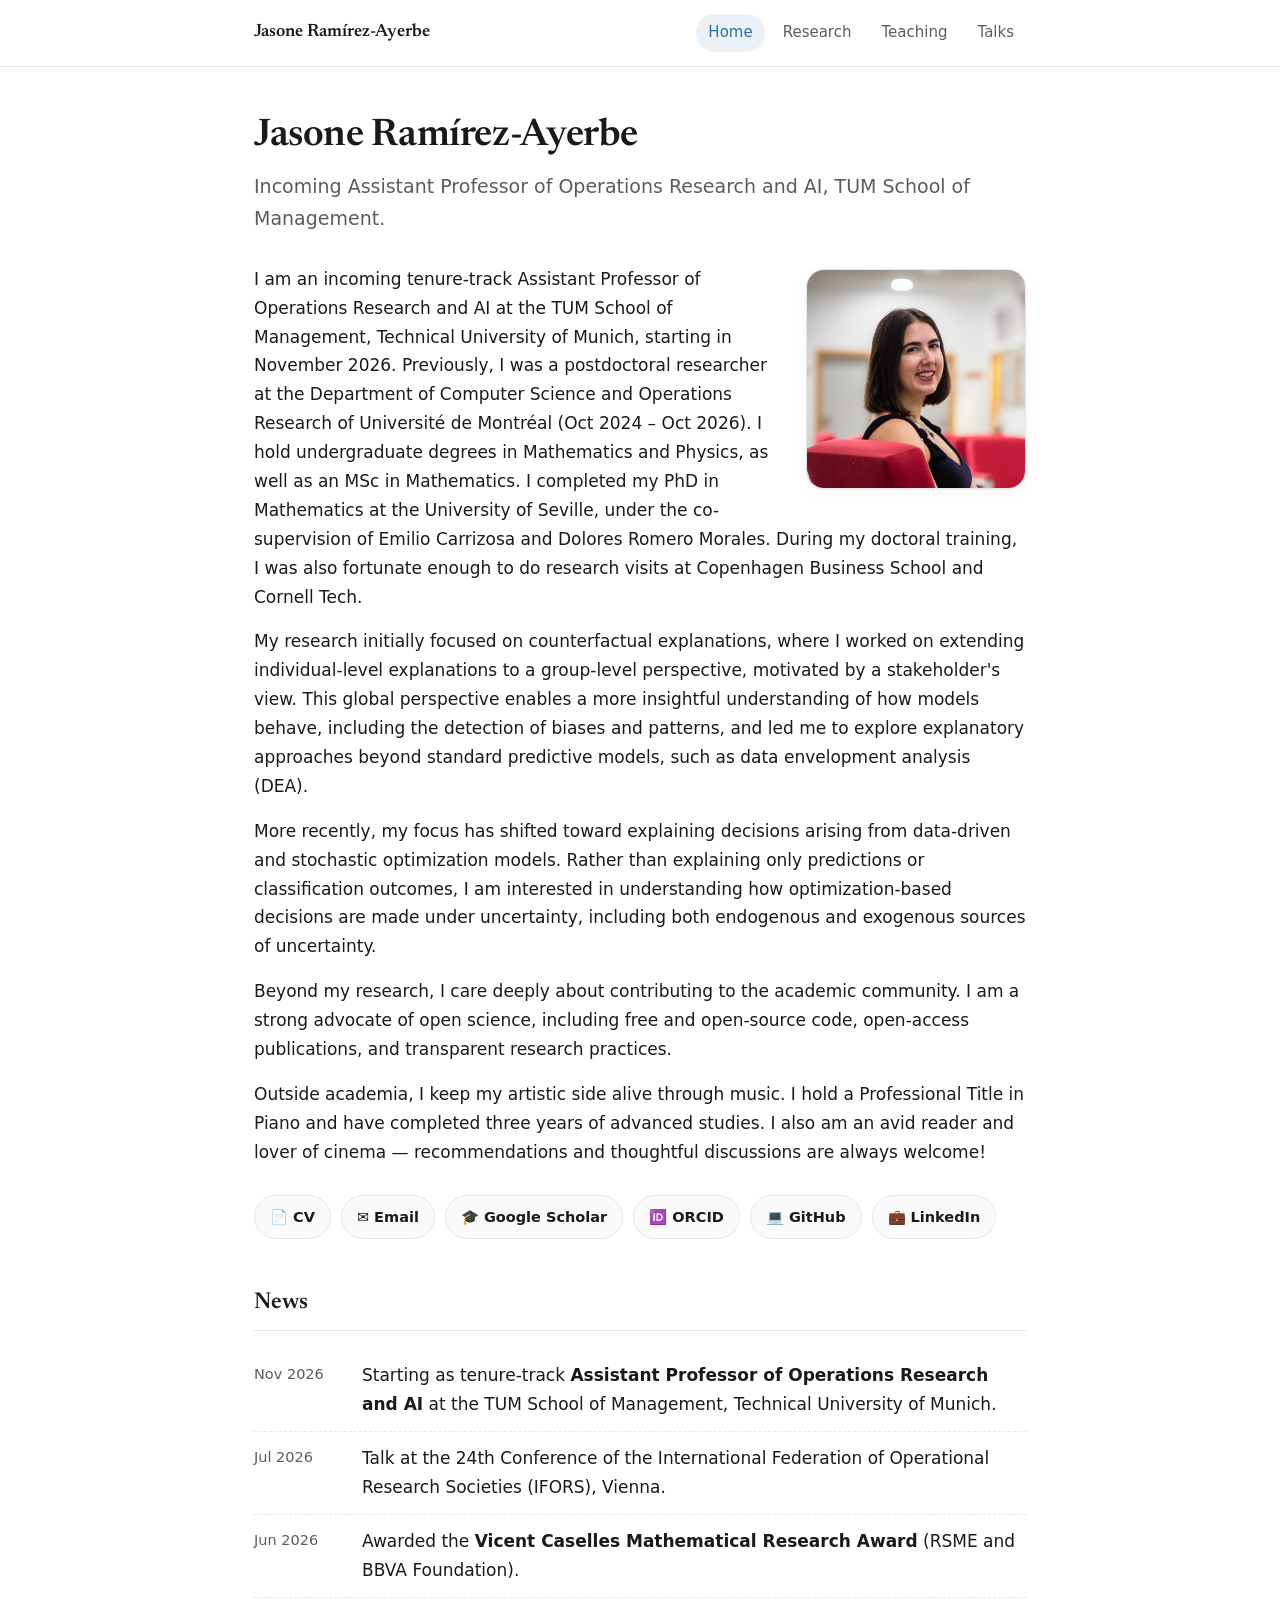
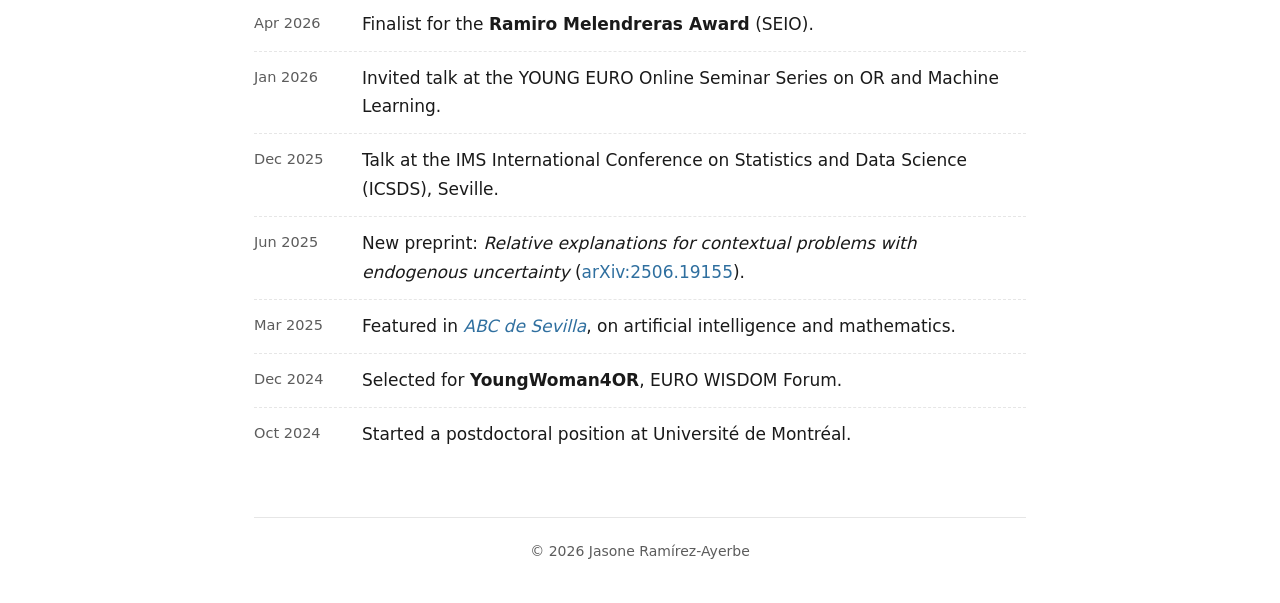
<file: index.html>
<!DOCTYPE html>
<html lang="en">
<head>
  <meta charset="UTF-8">
  <meta name="viewport" content="width=device-width, initial-scale=1">
  <title>Jasone Ramírez-Ayerbe</title>

  <meta name="description" content="Jasone Ramírez-Ayerbe — incoming Assistant Professor of Operations Research and AI at the TUM School of Management, Technical University of Munich. Mathematical optimization, explainability and data-driven decision making.">
  <meta name="author" content="Jasone Ramírez-Ayerbe">

  <!-- Open Graph / social sharing -->
  <meta property="og:type" content="website">
  <meta property="og:title" content="Jasone Ramírez-Ayerbe">
  <meta property="og:description" content="Incoming Assistant Professor of Operations Research and AI, TUM School of Management.">
  <meta property="og:url" content="https://jasoneramirez.github.io/">
  <meta property="og:image" content="https://jasoneramirez.github.io/jasone2.jpeg">
  <meta name="twitter:card" content="summary">

  <link rel="canonical" href="https://jasoneramirez.github.io/">
  <!-- Emoji favicon (no extra file needed) -->
  <link rel="icon" href="data:image/svg+xml,<svg xmlns='http://www.w3.org/2000/svg' viewBox='0 0 100 100'><text y='.9em' font-size='90'>📐</text></svg>">

  <link rel="preconnect" href="https://fonts.googleapis.com">
  <link rel="preconnect" href="https://fonts.gstatic.com" crossorigin>
  <link href="https://fonts.googleapis.com/css2?family=Newsreader:opsz,wght@6..72,400;6..72,500;6..72,600&display=swap" rel="stylesheet">

  <link rel="stylesheet" href="style.css">
</head>

<body>
  <header class="topbar">
    <div class="topbar-inner">
      <a class="brand" href="index.html">Jasone Ramírez-Ayerbe</a>
      <nav class="menu">
        <a class="active" href="index.html">Home</a>
        <a href="research.html">Research</a>
        <a href="teaching.html">Teaching</a>
        <a href="talks.html">Talks</a>
      </nav>
    </div>
  </header>

  <main class="container">
    <div class="page-title">
      <h1>Jasone Ramírez-Ayerbe</h1>
      <p class="subtitle">Incoming Assistant Professor of Operations Research and AI, TUM School of Management.</p>
    </div>

    <section class="bio">
      <img src="jasone2.jpeg"
           alt="Photo of Jasone Ramírez-Ayerbe"
           class="profile-photo">

      <p>
        I am an incoming tenure-track Assistant Professor of Operations Research and AI at the TUM School of Management,
        Technical University of Munich, starting in November 2026. Previously, I was a postdoctoral researcher at the
        Department of Computer Science and Operations Research of Université de Montréal (Oct 2024 – Oct 2026).
        I hold undergraduate degrees in Mathematics and Physics, as well as an MSc in Mathematics. I completed my PhD in
        Mathematics at the University of Seville, under the co-supervision of Emilio Carrizosa and Dolores Romero Morales.
        During my doctoral training, I was also fortunate enough to do research visits at Copenhagen Business School and Cornell Tech.
      </p>

      <p>
        My research initially focused on counterfactual explanations, where I worked on extending individual-level explanations
        to a group-level perspective, motivated by a stakeholder's view. This global perspective enables a more insightful understanding
        of how models behave, including the detection of biases and patterns, and led me to explore explanatory approaches beyond standard predictive models,
        such as data envelopment analysis (DEA).
      </p>

      <p>
        More recently, my focus has shifted toward explaining decisions arising from data-driven and stochastic optimization models.
        Rather than explaining only predictions or classification outcomes, I am interested in understanding how optimization-based decisions
        are made under uncertainty, including both endogenous and exogenous sources of uncertainty.
      </p>

      <p>
        Beyond my research, I care deeply about contributing to the academic community.
        I am a strong advocate of open science, including free and open-source code, open-access publications,
        and transparent research practices.
      </p>

      <p>
        Outside academia, I keep my artistic side alive through music. I hold a Professional
        Title in Piano and have completed three years of advanced studies. I also am an avid
        reader and lover of cinema — recommendations and thoughtful discussions are always welcome!
      </p>

      <div class="contact">
        <a href="CV_Jasone_2026.pdf">📄 CV</a>
        <a href="mailto:jasone.ramirez.ayerbe@tum.de">✉️ Email</a>
        <a href="https://scholar.google.com/citations?user=JxucJSQAAAAJ" target="_blank" rel="noopener">🎓 Google Scholar</a>
        <a href="https://orcid.org/0000-0002-7715-3756" target="_blank" rel="noopener">🆔 ORCID</a>
        <a href="https://github.com/jasoneramirez" target="_blank" rel="noopener">💻 GitHub</a>
        <a href="https://www.linkedin.com/in/jasone-ram%C3%ADrez-ayerbe/" target="_blank" rel="noopener">💼 LinkedIn</a>
      </div>
    </section>

    <section>
      <h2>News</h2>
      <ul class="news-list">
        <li>
          <span class="news-date">Nov 2026</span>
          <span>Starting as tenure-track <strong>Assistant Professor of Operations Research and AI</strong> at the TUM School of Management, Technical University of Munich.</span>
        </li>
        <li>
          <span class="news-date">Jul 2026</span>
          <span>Talk at the 24th Conference of the International Federation of Operational Research Societies (IFORS), Vienna.</span>
        </li>
        <li>
          <span class="news-date">Jun 2026</span>
          <span>Awarded the <strong>Vicent Caselles Mathematical Research Award</strong> (RSME and BBVA Foundation).</span>
        </li>
        <li>
          <span class="news-date">Apr 2026</span>
          <span>Finalist for the <strong>Ramiro Melendreras Award</strong> (SEIO).</span>
        </li>
        <li>
          <span class="news-date">Jan 2026</span>
          <span>Invited talk at the YOUNG EURO Online Seminar Series on OR and Machine Learning.</span>
        </li>
        <li>
          <span class="news-date">Dec 2025</span>
          <span>Talk at the IMS International Conference on Statistics and Data Science (ICSDS), Seville.</span>
        </li>
        <li>
          <span class="news-date">Jun 2025</span>
          <span>New preprint: <em>Relative explanations for contextual problems with endogenous uncertainty</em>
            (<a href="https://arxiv.org/abs/2506.19155" target="_blank" rel="noopener">arXiv:2506.19155</a>).</span>
        </li>
        <li>
          <span class="news-date">Mar 2025</span>
          <span>Featured in <a href="https://www.abc.es/sevilla/ciudad/jasone-ia-20250330142441-nts.html" target="_blank" rel="noopener"><em>ABC de Sevilla</em></a>, on artificial intelligence and mathematics.</span>
        </li>
        <li>
          <span class="news-date">Dec 2024</span>
          <span>Selected for <strong>YoungWoman4OR</strong>, EURO WISDOM Forum.</span>
        </li>
        <li>
          <span class="news-date">Oct 2024</span>
          <span>Started a postdoctoral position at Université de Montréal.</span>
        </li>
      </ul>
    </section>

    <footer class="footer">
      © <span id="y"></span> Jasone Ramírez-Ayerbe
    </footer>
  </main>

  <script>
    document.getElementById("y").textContent = new Date().getFullYear();
  </script>
</body>
</html>
</file>
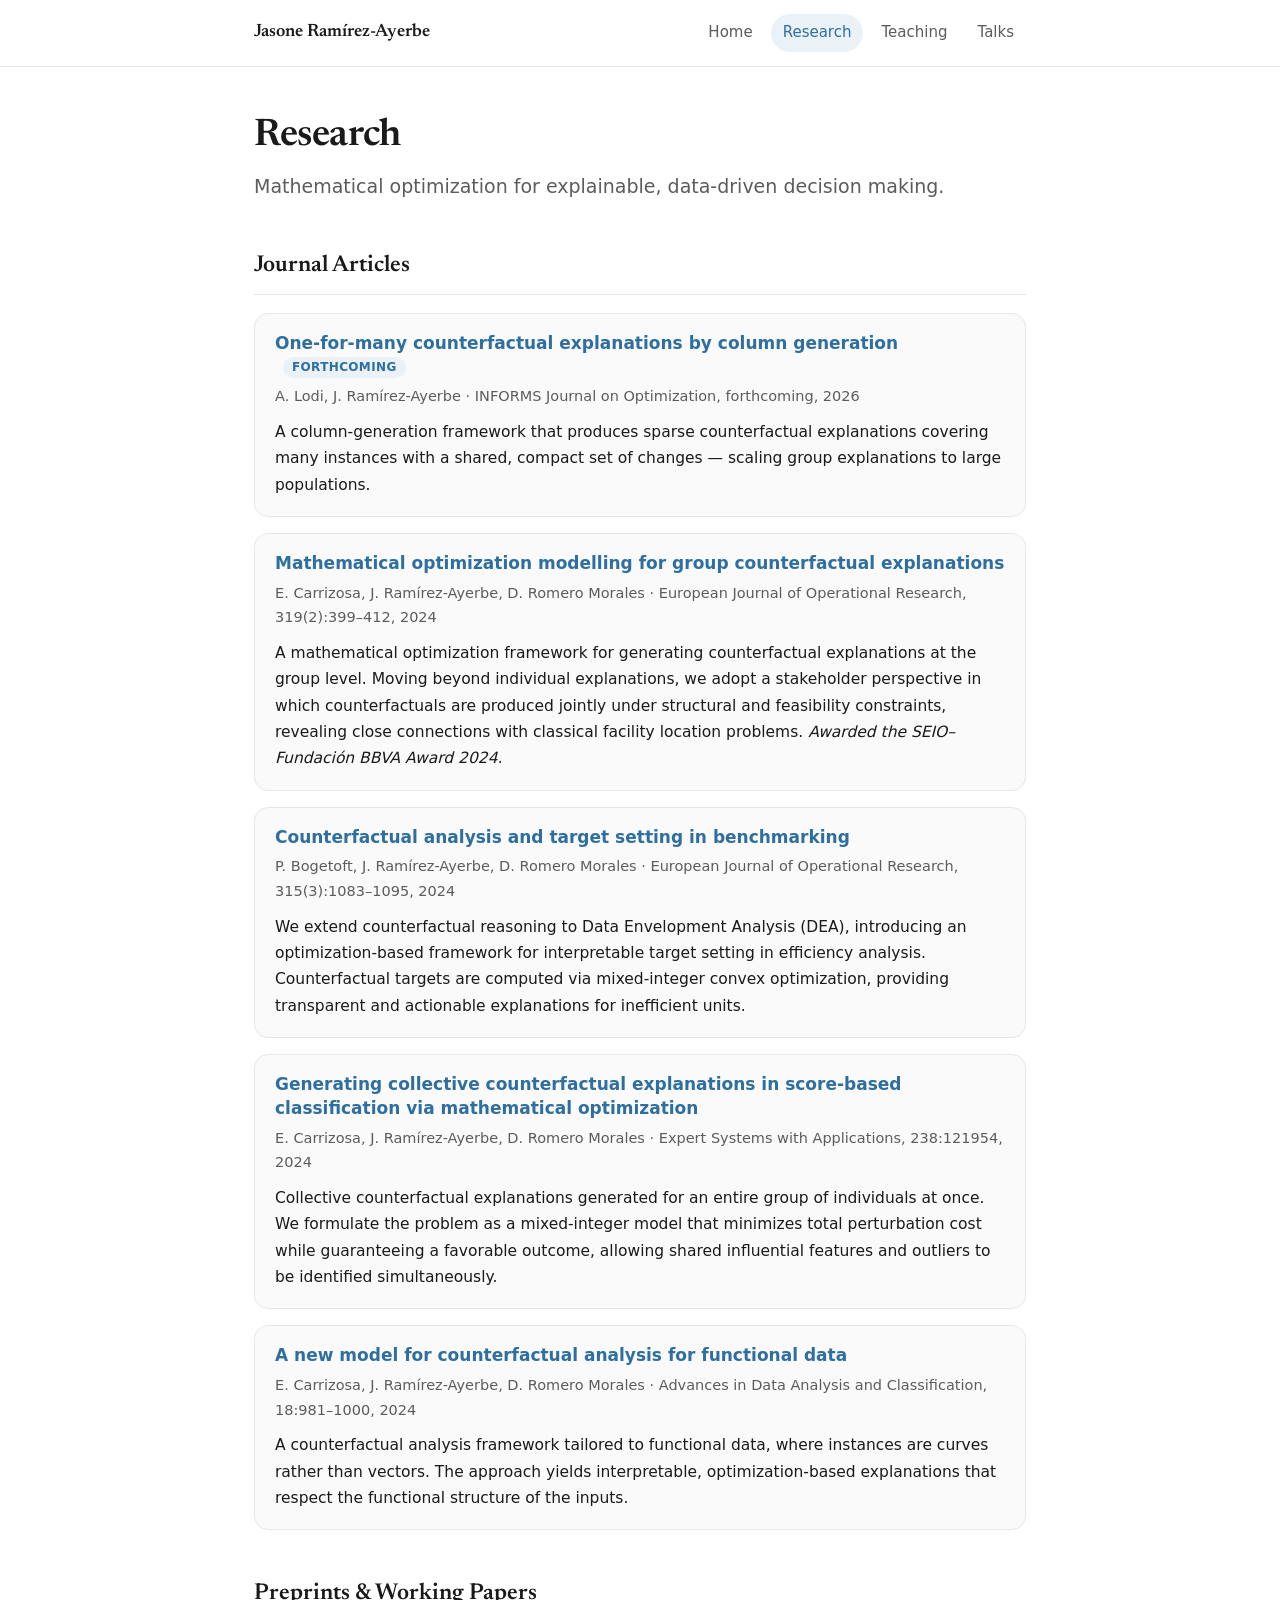
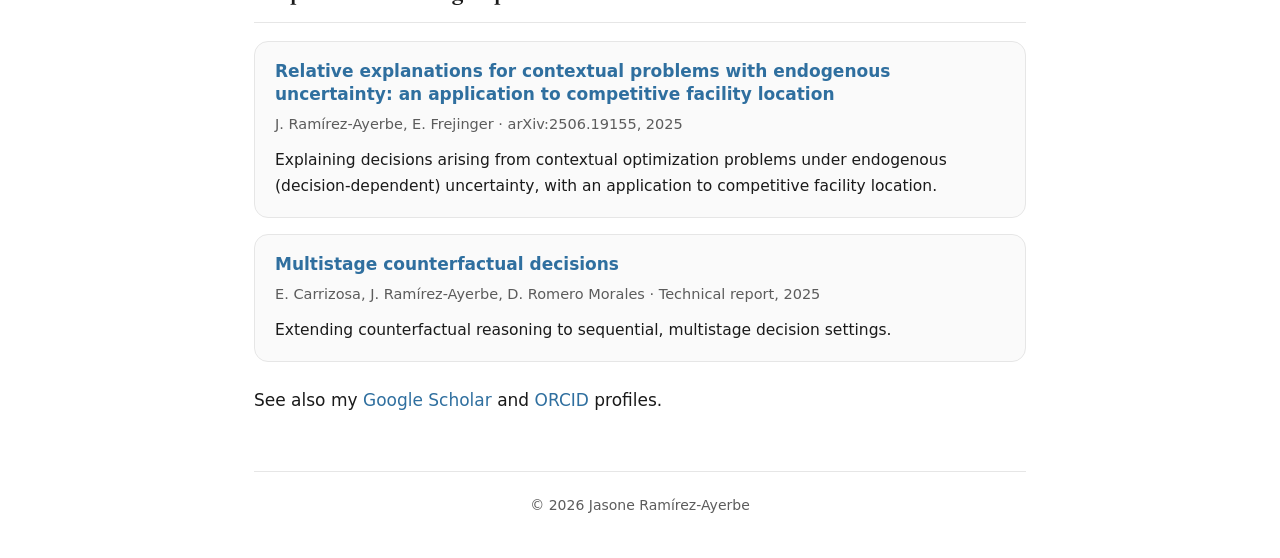
<file: research.html>
<!DOCTYPE html>
<html lang="en">
<head>
  <meta charset="UTF-8">
  <meta name="viewport" content="width=device-width, initial-scale=1">
  <title>Research · Jasone Ramírez-Ayerbe</title>
  <meta name="description" content="Publications and preprints by Jasone Ramírez-Ayerbe on mathematical optimization, counterfactual explanations and explainable data-driven decision making.">
  <link rel="canonical" href="https://jasoneramirez.github.io/research.html">
  <link rel="icon" href="data:image/svg+xml,<svg xmlns='http://www.w3.org/2000/svg' viewBox='0 0 100 100'><text y='.9em' font-size='90'>📐</text></svg>">
  <link rel="preconnect" href="https://fonts.googleapis.com">
  <link rel="preconnect" href="https://fonts.gstatic.com" crossorigin>
  <link href="https://fonts.googleapis.com/css2?family=Newsreader:opsz,wght@6..72,400;6..72,500;6..72,600&display=swap" rel="stylesheet">
  <link rel="stylesheet" href="style.css">
</head>

<body>
  <header class="topbar">
    <div class="topbar-inner">
      <a class="brand" href="index.html">Jasone Ramírez-Ayerbe</a>
      <nav class="menu">
        <a href="index.html">Home</a>
        <a class="active" href="research.html">Research</a>
        <a href="teaching.html">Teaching</a>
        <a href="talks.html">Talks</a>
      </nav>
    </div>
  </header>

  <main class="container">
    <div class="page-title">
      <h1>Research</h1>
      <p class="subtitle">Mathematical optimization for explainable, data-driven decision making.</p>
    </div>

    <section>
      <h2>Journal Articles</h2>

      <div class="card">
        <p class="card-title">
          <a href="https://arxiv.org/abs/2402.09473" target="_blank" rel="noopener">
            One-for-many counterfactual explanations by column generation
          </a>
          <span class="tag">Forthcoming</span>
        </p>
        <p class="card-meta">A. Lodi, J. Ramírez-Ayerbe · INFORMS Journal on Optimization, forthcoming, 2026</p>
        <p class="card-desc">
          A column-generation framework that produces sparse counterfactual explanations covering many instances with a
          shared, compact set of changes — scaling group explanations to large populations.
        </p>
      </div>

      <div class="card">
        <p class="card-title">
          <a href="https://doi.org/10.1016/j.ejor.2024.01.002" target="_blank" rel="noopener">
            Mathematical optimization modelling for group counterfactual explanations
          </a>
        </p>
        <p class="card-meta">E. Carrizosa, J. Ramírez-Ayerbe, D. Romero Morales · European Journal of Operational Research, 319(2):399–412, 2024</p>
        <p class="card-desc">
          A mathematical optimization framework for generating counterfactual explanations at the group level.
          Moving beyond individual explanations, we adopt a stakeholder perspective in which counterfactuals are
          produced jointly under structural and feasibility constraints, revealing close connections with classical
          facility location problems. <em>Awarded the SEIO–Fundación BBVA Award 2024.</em>
        </p>
      </div>

      <div class="card">
        <p class="card-title">
          <a href="https://doi.org/10.1016/j.ejor.2024.01.005" target="_blank" rel="noopener">
            Counterfactual analysis and target setting in benchmarking
          </a>
        </p>
        <p class="card-meta">P. Bogetoft, J. Ramírez-Ayerbe, D. Romero Morales · European Journal of Operational Research, 315(3):1083–1095, 2024</p>
        <p class="card-desc">
          We extend counterfactual reasoning to Data Envelopment Analysis (DEA), introducing an optimization-based
          framework for interpretable target setting in efficiency analysis. Counterfactual targets are computed via
          mixed-integer convex optimization, providing transparent and actionable explanations for inefficient units.
        </p>
      </div>

      <div class="card">
        <p class="card-title">
          <a href="https://doi.org/10.1016/j.eswa.2023.121954" target="_blank" rel="noopener">
            Generating collective counterfactual explanations in score-based classification via mathematical optimization
          </a>
        </p>
        <p class="card-meta">E. Carrizosa, J. Ramírez-Ayerbe, D. Romero Morales · Expert Systems with Applications, 238:121954, 2024</p>
        <p class="card-desc">
          Collective counterfactual explanations generated for an entire group of individuals at once. We formulate the
          problem as a mixed-integer model that minimizes total perturbation cost while guaranteeing a favorable outcome,
          allowing shared influential features and outliers to be identified simultaneously.
        </p>
      </div>

      <div class="card">
        <p class="card-title">
          <a href="https://doi.org/10.1007/s11634-023-00563-5" target="_blank" rel="noopener">
            A new model for counterfactual analysis for functional data
          </a>
        </p>
        <p class="card-meta">E. Carrizosa, J. Ramírez-Ayerbe, D. Romero Morales · Advances in Data Analysis and Classification, 18:981–1000, 2024</p>
        <p class="card-desc">
          A counterfactual analysis framework tailored to functional data, where instances are curves rather than
          vectors. The approach yields interpretable, optimization-based explanations that respect the functional
          structure of the inputs.
        </p>
      </div>
    </section>

    <section>
      <h2>Preprints &amp; Working Papers</h2>

      <div class="card">
        <p class="card-title">
          <a href="https://arxiv.org/abs/2506.19155" target="_blank" rel="noopener">
            Relative explanations for contextual problems with endogenous uncertainty: an application to competitive facility location
          </a>
        </p>
        <p class="card-meta">J. Ramírez-Ayerbe, E. Frejinger · arXiv:2506.19155, 2025</p>
        <p class="card-desc">
          Explaining decisions arising from contextual optimization problems under endogenous (decision-dependent)
          uncertainty, with an application to competitive facility location.
        </p>
      </div>

      <div class="card">
        <p class="card-title">
          <a href="https://www.researchgate.net/publication/400516545_On_multi-stage_Counterfactual_Explanations" target="_blank" rel="noopener">
            Multistage counterfactual decisions
          </a>
        </p>
        <p class="card-meta">E. Carrizosa, J. Ramírez-Ayerbe, D. Romero Morales · Technical report, 2025</p>
        <p class="card-desc">
          Extending counterfactual reasoning to sequential, multistage decision settings.
        </p>
      </div>
    </section>

    <p style="margin-top:24px;">
      See also my
      <a href="https://scholar.google.com/citations?user=JxucJSQAAAAJ" target="_blank" rel="noopener">Google Scholar</a> and
      <a href="https://orcid.org/0000-0002-7715-3756" target="_blank" rel="noopener">ORCID</a> profiles.
    </p>

    <footer class="footer">
      © <span id="y"></span> Jasone Ramírez-Ayerbe
    </footer>
  </main>

  <script>
    document.getElementById("y").textContent = new Date().getFullYear();
  </script>
</body>
</html>
</file>
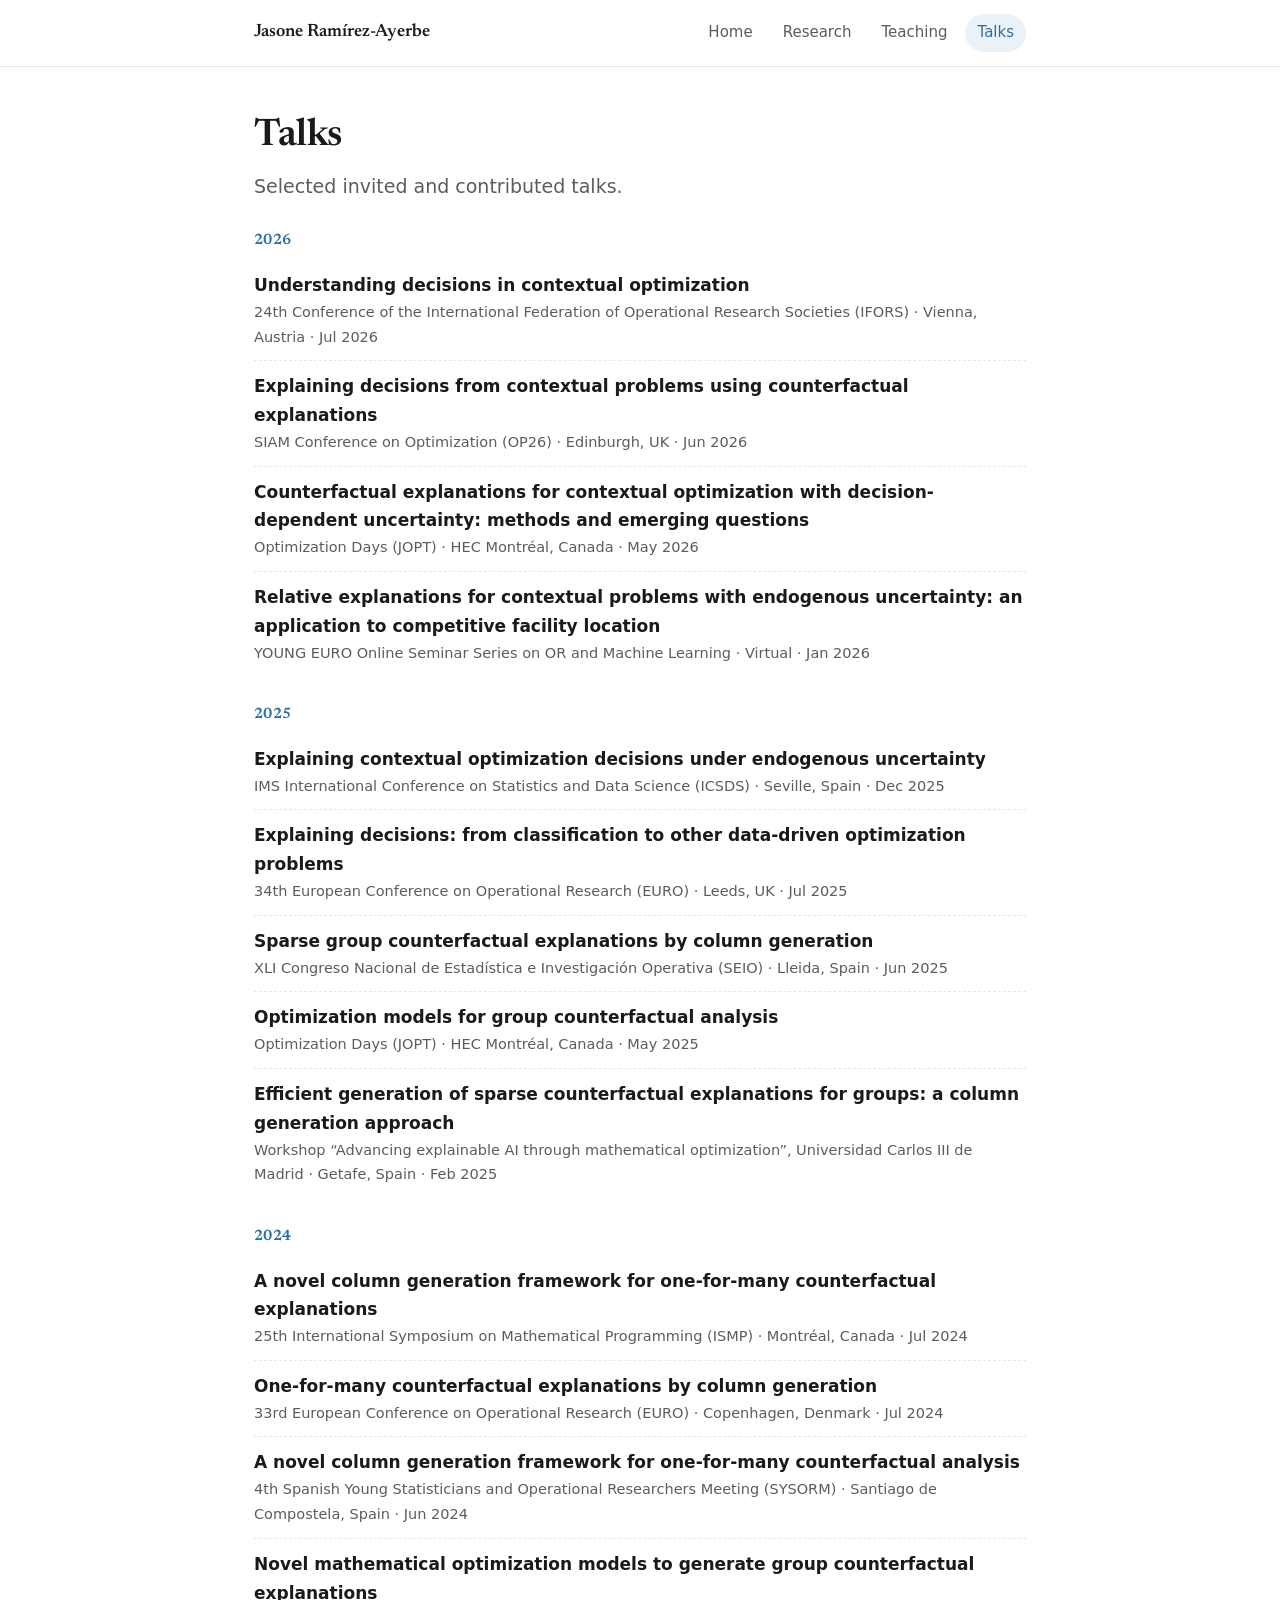
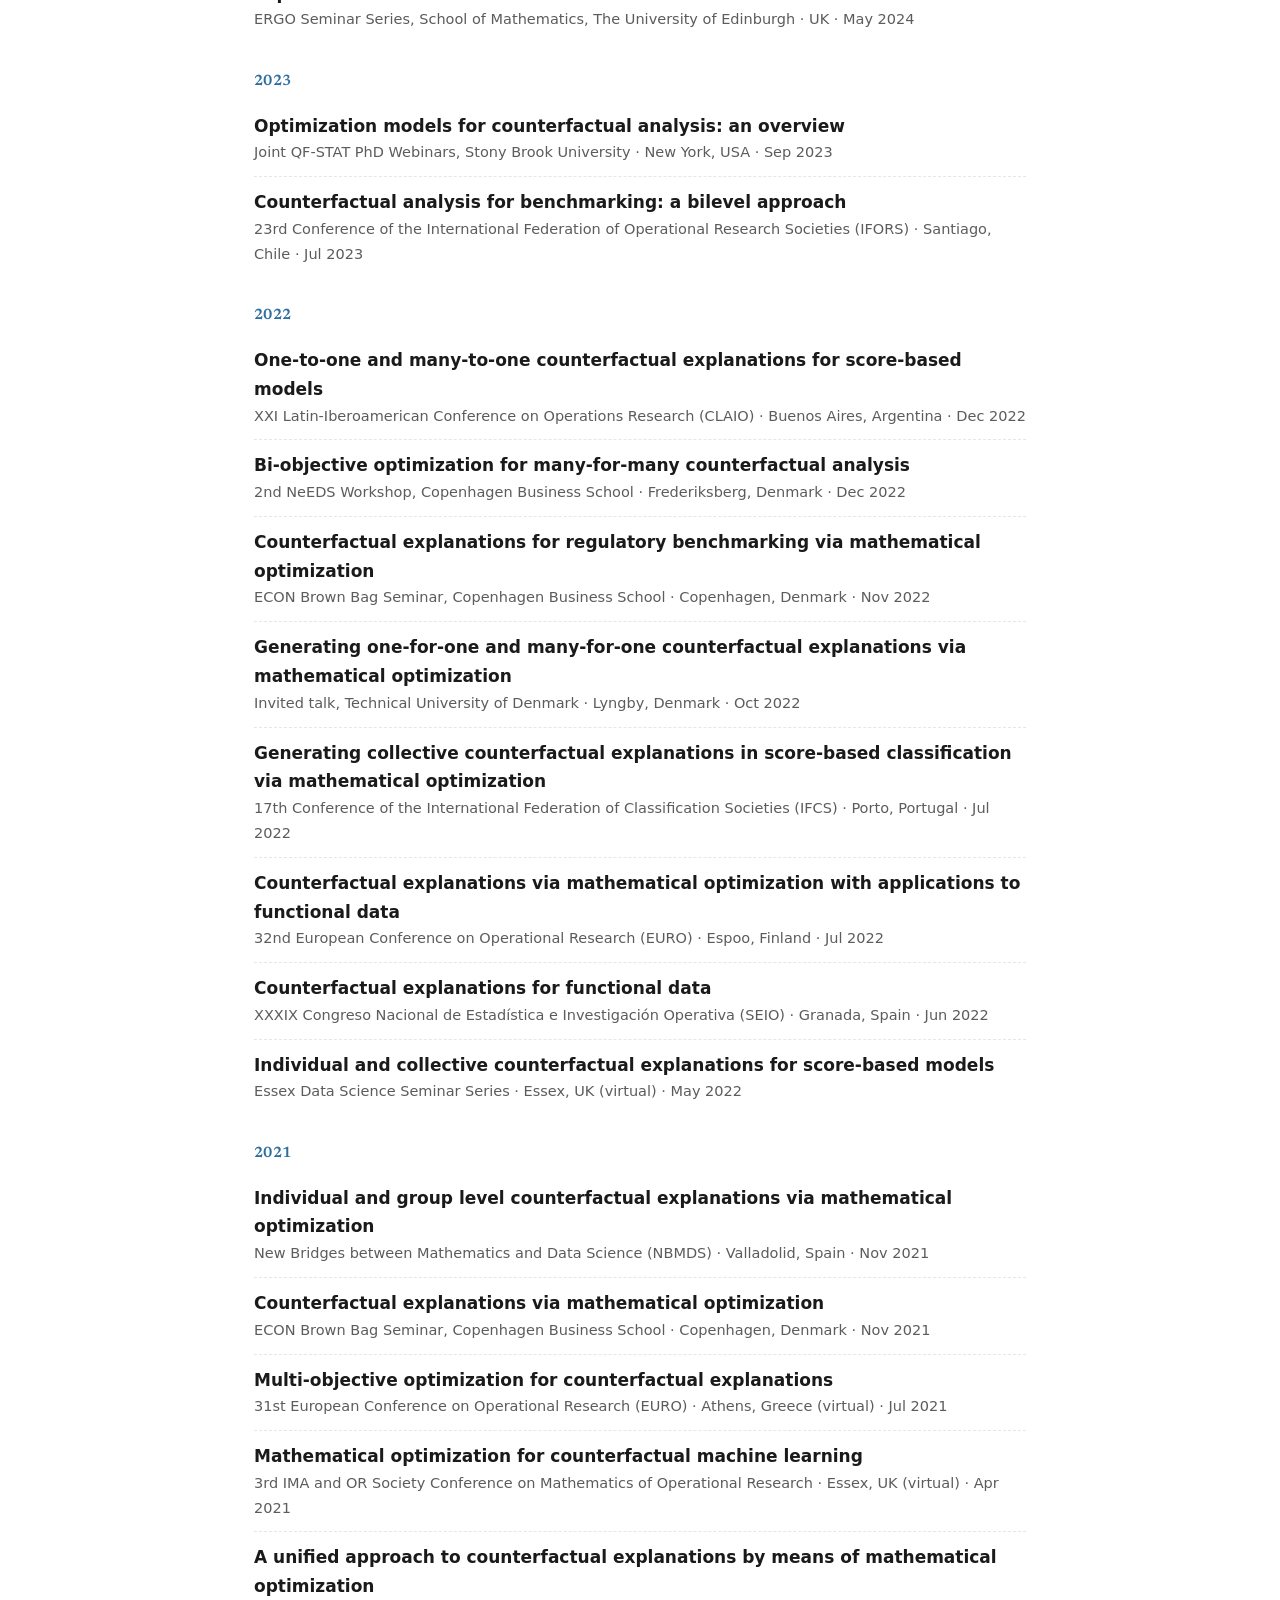
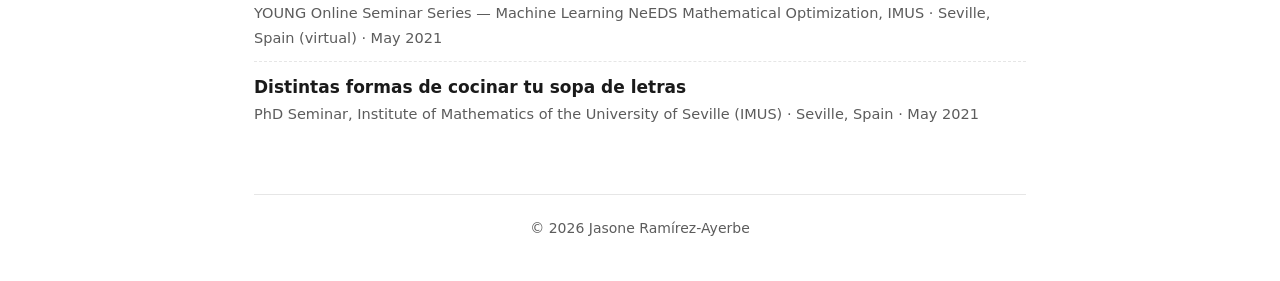
<file: talks.html>
<!DOCTYPE html>
<html lang="en">
<head>
  <meta charset="UTF-8">
  <meta name="viewport" content="width=device-width, initial-scale=1">
  <title>Talks · Jasone Ramírez-Ayerbe</title>
  <meta name="description" content="Invited and contributed talks by Jasone Ramírez-Ayerbe on counterfactual explanations and explainable data-driven optimization.">
  <link rel="canonical" href="https://jasoneramirez.github.io/talks.html">
  <link rel="icon" href="data:image/svg+xml,<svg xmlns='http://www.w3.org/2000/svg' viewBox='0 0 100 100'><text y='.9em' font-size='90'>📐</text></svg>">
  <link rel="preconnect" href="https://fonts.googleapis.com">
  <link rel="preconnect" href="https://fonts.gstatic.com" crossorigin>
  <link href="https://fonts.googleapis.com/css2?family=Newsreader:opsz,wght@6..72,400;6..72,500;6..72,600&display=swap" rel="stylesheet">
  <link rel="stylesheet" href="style.css">
</head>

<body>
  <header class="topbar">
    <div class="topbar-inner">
      <a class="brand" href="index.html">Jasone Ramírez-Ayerbe</a>
      <nav class="menu">
        <a href="index.html">Home</a>
        <a href="research.html">Research</a>
        <a href="teaching.html">Teaching</a>
        <a class="active" href="talks.html">Talks</a>
      </nav>
    </div>
  </header>

  <main class="container">
    <div class="page-title">
      <h1>Talks</h1>
      <p class="subtitle">Selected invited and contributed talks.</p>
    </div>

    <section>
      <p class="year-head">2026</p>
      <ul class="talk-list">
        <li>
          <div class="talk-title">Understanding decisions in contextual optimization</div>
          <div class="talk-venue">24th Conference of the International Federation of Operational Research Societies (IFORS) · Vienna, Austria · Jul 2026</div>
        </li>
        <li>
          <div class="talk-title">Explaining decisions from contextual problems using counterfactual explanations</div>
          <div class="talk-venue">SIAM Conference on Optimization (OP26) · Edinburgh, UK · Jun 2026</div>
        </li>
        <li>
          <div class="talk-title">Counterfactual explanations for contextual optimization with decision-dependent uncertainty: methods and emerging questions</div>
          <div class="talk-venue">Optimization Days (JOPT) · HEC Montréal, Canada · May 2026</div>
        </li>
        <li>
          <div class="talk-title">Relative explanations for contextual problems with endogenous uncertainty: an application to competitive facility location</div>
          <div class="talk-venue">YOUNG EURO Online Seminar Series on OR and Machine Learning · Virtual · Jan 2026</div>
        </li>
      </ul>

      <p class="year-head">2025</p>
      <ul class="talk-list">
        <li>
          <div class="talk-title">Explaining contextual optimization decisions under endogenous uncertainty</div>
          <div class="talk-venue">IMS International Conference on Statistics and Data Science (ICSDS) · Seville, Spain · Dec 2025</div>
        </li>
        <li>
          <div class="talk-title">Explaining decisions: from classification to other data-driven optimization problems</div>
          <div class="talk-venue">34th European Conference on Operational Research (EURO) · Leeds, UK · Jul 2025</div>
        </li>
        <li>
          <div class="talk-title">Sparse group counterfactual explanations by column generation</div>
          <div class="talk-venue">XLI Congreso Nacional de Estadística e Investigación Operativa (SEIO) · Lleida, Spain · Jun 2025</div>
        </li>
        <li>
          <div class="talk-title">Optimization models for group counterfactual analysis</div>
          <div class="talk-venue">Optimization Days (JOPT) · HEC Montréal, Canada · May 2025</div>
        </li>
        <li>
          <div class="talk-title">Efficient generation of sparse counterfactual explanations for groups: a column generation approach</div>
          <div class="talk-venue">Workshop “Advancing explainable AI through mathematical optimization”, Universidad Carlos III de Madrid · Getafe, Spain · Feb 2025</div>
        </li>
      </ul>

      <p class="year-head">2024</p>
      <ul class="talk-list">
        <li>
          <div class="talk-title">A novel column generation framework for one-for-many counterfactual explanations</div>
          <div class="talk-venue">25th International Symposium on Mathematical Programming (ISMP) · Montréal, Canada · Jul 2024</div>
        </li>
        <li>
          <div class="talk-title">One-for-many counterfactual explanations by column generation</div>
          <div class="talk-venue">33rd European Conference on Operational Research (EURO) · Copenhagen, Denmark · Jul 2024</div>
        </li>
        <li>
          <div class="talk-title">A novel column generation framework for one-for-many counterfactual analysis</div>
          <div class="talk-venue">4th Spanish Young Statisticians and Operational Researchers Meeting (SYSORM) · Santiago de Compostela, Spain · Jun 2024</div>
        </li>
        <li>
          <div class="talk-title">Novel mathematical optimization models to generate group counterfactual explanations</div>
          <div class="talk-venue">ERGO Seminar Series, School of Mathematics, The University of Edinburgh · UK · May 2024</div>
        </li>
      </ul>

      <p class="year-head">2023</p>
      <ul class="talk-list">
        <li>
          <div class="talk-title">Optimization models for counterfactual analysis: an overview</div>
          <div class="talk-venue">Joint QF-STAT PhD Webinars, Stony Brook University · New York, USA · Sep 2023</div>
        </li>
        <li>
          <div class="talk-title">Counterfactual analysis for benchmarking: a bilevel approach</div>
          <div class="talk-venue">23rd Conference of the International Federation of Operational Research Societies (IFORS) · Santiago, Chile · Jul 2023</div>
        </li>
      </ul>

      <p class="year-head">2022</p>
      <ul class="talk-list">
        <li>
          <div class="talk-title">One-to-one and many-to-one counterfactual explanations for score-based models</div>
          <div class="talk-venue">XXI Latin-Iberoamerican Conference on Operations Research (CLAIO) · Buenos Aires, Argentina · Dec 2022</div>
        </li>
        <li>
          <div class="talk-title">Bi-objective optimization for many-for-many counterfactual analysis</div>
          <div class="talk-venue">2nd NeEDS Workshop, Copenhagen Business School · Frederiksberg, Denmark · Dec 2022</div>
        </li>
        <li>
          <div class="talk-title">Counterfactual explanations for regulatory benchmarking via mathematical optimization</div>
          <div class="talk-venue">ECON Brown Bag Seminar, Copenhagen Business School · Copenhagen, Denmark · Nov 2022</div>
        </li>
        <li>
          <div class="talk-title">Generating one-for-one and many-for-one counterfactual explanations via mathematical optimization</div>
          <div class="talk-venue">Invited talk, Technical University of Denmark · Lyngby, Denmark · Oct 2022</div>
        </li>
        <li>
          <div class="talk-title">Generating collective counterfactual explanations in score-based classification via mathematical optimization</div>
          <div class="talk-venue">17th Conference of the International Federation of Classification Societies (IFCS) · Porto, Portugal · Jul 2022</div>
        </li>
        <li>
          <div class="talk-title">Counterfactual explanations via mathematical optimization with applications to functional data</div>
          <div class="talk-venue">32nd European Conference on Operational Research (EURO) · Espoo, Finland · Jul 2022</div>
        </li>
        <li>
          <div class="talk-title">Counterfactual explanations for functional data</div>
          <div class="talk-venue">XXXIX Congreso Nacional de Estadística e Investigación Operativa (SEIO) · Granada, Spain · Jun 2022</div>
        </li>
        <li>
          <div class="talk-title">Individual and collective counterfactual explanations for score-based models</div>
          <div class="talk-venue">Essex Data Science Seminar Series · Essex, UK (virtual) · May 2022</div>
        </li>
      </ul>

      <p class="year-head">2021</p>
      <ul class="talk-list">
        <li>
          <div class="talk-title">Individual and group level counterfactual explanations via mathematical optimization</div>
          <div class="talk-venue">New Bridges between Mathematics and Data Science (NBMDS) · Valladolid, Spain · Nov 2021</div>
        </li>
        <li>
          <div class="talk-title">Counterfactual explanations via mathematical optimization</div>
          <div class="talk-venue">ECON Brown Bag Seminar, Copenhagen Business School · Copenhagen, Denmark · Nov 2021</div>
        </li>
        <li>
          <div class="talk-title">Multi-objective optimization for counterfactual explanations</div>
          <div class="talk-venue">31st European Conference on Operational Research (EURO) · Athens, Greece (virtual) · Jul 2021</div>
        </li>
        <li>
          <div class="talk-title">Mathematical optimization for counterfactual machine learning</div>
          <div class="talk-venue">3rd IMA and OR Society Conference on Mathematics of Operational Research · Essex, UK (virtual) · Apr 2021</div>
        </li>
        <li>
          <div class="talk-title">A unified approach to counterfactual explanations by means of mathematical optimization</div>
          <div class="talk-venue">YOUNG Online Seminar Series — Machine Learning NeEDS Mathematical Optimization, IMUS · Seville, Spain (virtual) · May 2021</div>
        </li>
        <li>
          <div class="talk-title">Distintas formas de cocinar tu sopa de letras</div>
          <div class="talk-venue">PhD Seminar, Institute of Mathematics of the University of Seville (IMUS) · Seville, Spain · May 2021</div>
        </li>
      </ul>
    </section>

    <footer class="footer">
      © <span id="y"></span> Jasone Ramírez-Ayerbe
    </footer>
  </main>

  <script>
    document.getElementById("y").textContent = new Date().getFullYear();
  </script>
</body>
</html>
</file>
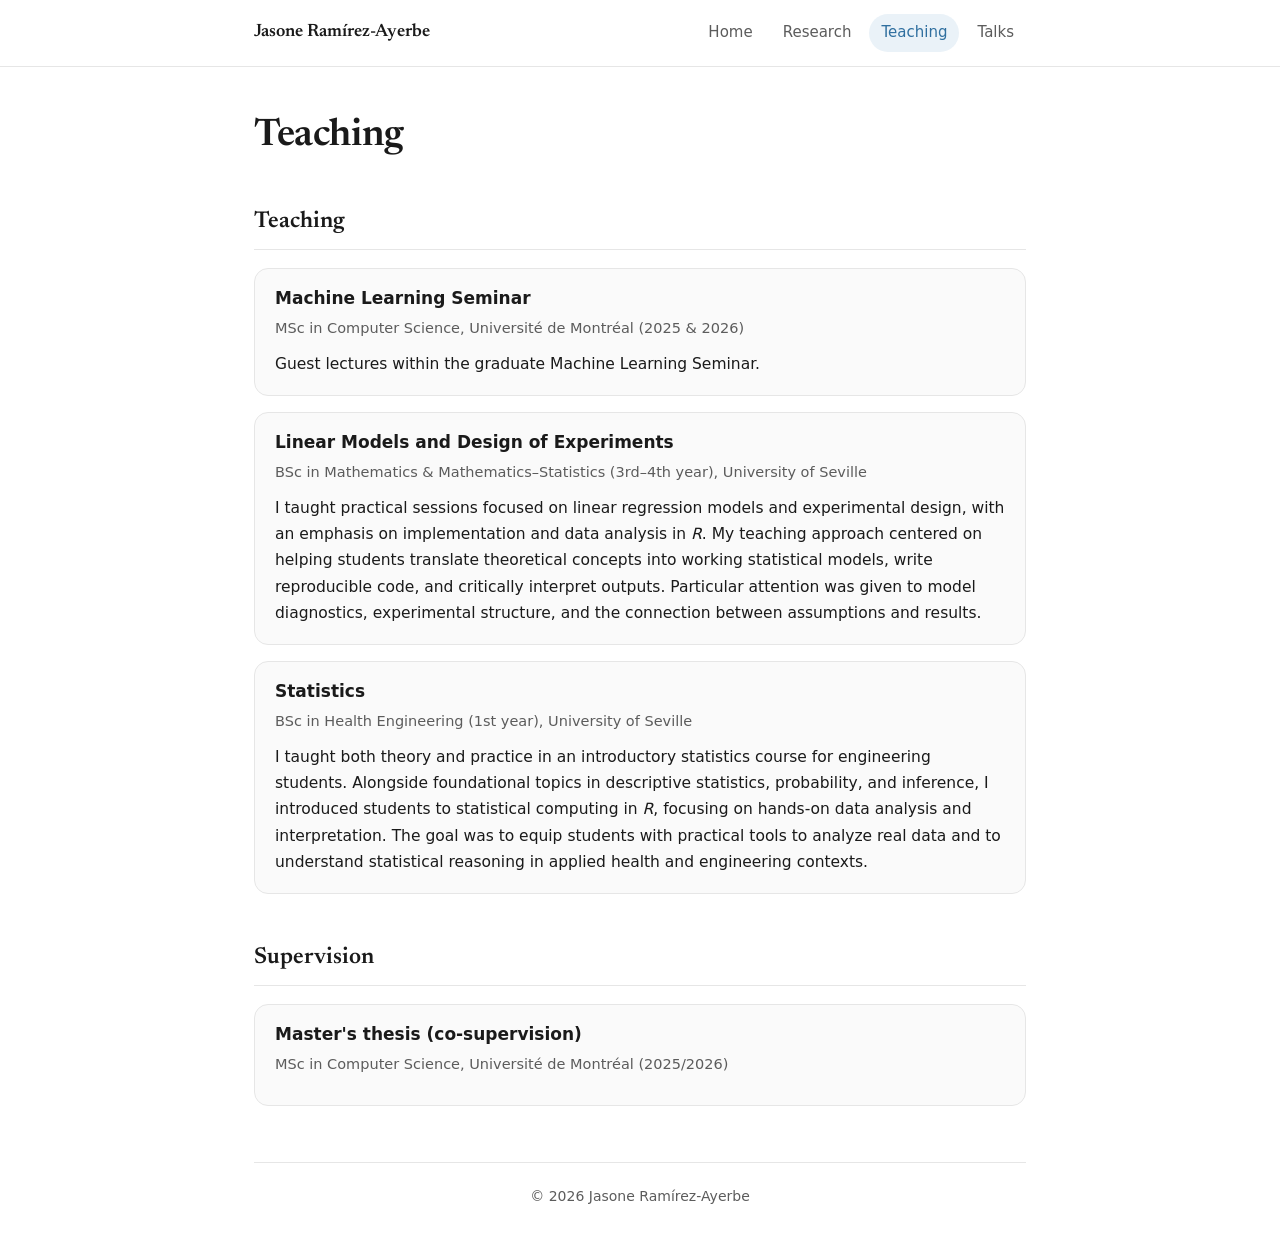
<file: teaching.html>
<!DOCTYPE html>
<html lang="en">
<head>
  <meta charset="UTF-8">
  <meta name="viewport" content="width=device-width, initial-scale=1">
  <title>Teaching · Jasone Ramírez-Ayerbe</title>
  <meta name="description" content="Teaching and supervision by Jasone Ramírez-Ayerbe at Université de Montréal and the University of Seville.">
  <link rel="canonical" href="https://jasoneramirez.github.io/teaching.html">
  <link rel="icon" href="data:image/svg+xml,<svg xmlns='http://www.w3.org/2000/svg' viewBox='0 0 100 100'><text y='.9em' font-size='90'>📐</text></svg>">
  <link rel="preconnect" href="https://fonts.googleapis.com">
  <link rel="preconnect" href="https://fonts.gstatic.com" crossorigin>
  <link href="https://fonts.googleapis.com/css2?family=Newsreader:opsz,wght@6..72,400;6..72,500;6..72,600&display=swap" rel="stylesheet">
  <link rel="stylesheet" href="style.css">
</head>

<body>
  <header class="topbar">
    <div class="topbar-inner">
      <a class="brand" href="index.html">Jasone Ramírez-Ayerbe</a>
      <nav class="menu">
        <a href="index.html">Home</a>
        <a href="research.html">Research</a>
        <a class="active" href="teaching.html">Teaching</a>
        <a href="talks.html">Talks</a>
      </nav>
    </div>
  </header>

  <main class="container">
    <div class="page-title">
      <h1>Teaching</h1>
    </div>

    <section>
      <h2>Teaching</h2>

      <div class="card">
        <p class="card-title">Machine Learning Seminar</p>
        <p class="card-meta">
          MSc in Computer Science, Université de Montréal (2025 &amp; 2026)
        </p>
        <p class="card-desc">
          Guest lectures within the graduate Machine Learning Seminar.
        </p>
      </div>

      <div class="card">
        <p class="card-title">Linear Models and Design of Experiments</p>
        <p class="card-meta">
          BSc in Mathematics & Mathematics–Statistics (3rd–4th year), University of Seville
        </p>
        <p class="card-desc">
          I taught practical sessions focused on linear regression models and experimental design,
          with an emphasis on implementation and data analysis in <em>R</em>. My teaching approach
          centered on helping students translate theoretical concepts into working statistical models,
          write reproducible code, and critically interpret outputs. Particular attention was given to
          model diagnostics, experimental structure, and the connection between assumptions and results.
        </p>
      </div>

      <div class="card">
        <p class="card-title">Statistics</p>
        <p class="card-meta">
          BSc in Health Engineering (1st year), University of Seville
        </p>
        <p class="card-desc">
          I taught both theory and practice in an introductory statistics course for engineering
          students. Alongside foundational topics in descriptive statistics, probability, and inference,
          I introduced students to statistical computing in <em>R</em>, focusing on hands-on data analysis
          and interpretation. The goal was to equip students with practical tools to analyze real data
          and to understand statistical reasoning in applied health and engineering contexts.
        </p>
      </div>
    </section>

    <section>
      <h2>Supervision</h2>

      <div class="card">
        <p class="card-title">Master's thesis (co-supervision)</p>
        <p class="card-meta">
          MSc in Computer Science, Université de Montréal (2025/2026)
        </p>
      </div>
    </section>

    <footer class="footer">
      © <span id="y"></span> Jasone Ramírez-Ayerbe
    </footer>
  </main>

  <script>
    document.getElementById("y").textContent = new Date().getFullYear();
  </script>
</body>
</html>
</file>
<file: style.css>
/* =========================================================
   Jasone Ramírez-Ayerbe — personal site
   Light + automatic dark mode, single source of content.
   ========================================================= */

/* ---- Design tokens ---- */
:root{
  --max: 820px;

  --bg: #ffffff;
  --surface: #fafafa;
  --text: #1a1a1a;
  --muted: #5c5c5c;
  --border: #e6e6e6;
  --accent: #2f6f9f;        /* muted academic blue */
  --accent-soft: #eaf2f8;
  --link: var(--accent);

  --serif: "Newsreader", Georgia, "Times New Roman", serif;
  --sans: system-ui, -apple-system, "Segoe UI", Roboto, Helvetica, Arial, sans-serif;

  --radius: 14px;
  --shadow: 0 1px 2px rgba(0,0,0,.04), 0 4px 16px rgba(0,0,0,.04);
}

@media (prefers-color-scheme: dark){
  :root{
    --bg: #0f1216;
    --surface: #161a20;
    --text: #e7e8ea;
    --muted: #9aa1ac;
    --border: #262b33;
    --accent: #7fb0dc;
    --accent-soft: #18222c;
    --shadow: 0 1px 2px rgba(0,0,0,.3), 0 4px 18px rgba(0,0,0,.35);
  }
}

/* ---- Base ---- */
*{ box-sizing: border-box; }
html{ scroll-behavior: smooth; }
html, body{ margin:0; padding:0; }

body{
  font-family: var(--sans);
  color: var(--text);
  background: var(--bg);
  line-height: 1.7;
  font-size: 17px;
  -webkit-font-smoothing: antialiased;
  text-rendering: optimizeLegibility;
}

a{ color: var(--link); text-decoration: none; }
a:hover{ text-decoration: underline; }

:focus-visible{
  outline: 2px solid var(--accent);
  outline-offset: 3px;
  border-radius: 4px;
}

/* ---- Layout ---- */
.container{
  max-width: var(--max);
  margin: 0 auto;
  padding: 0 24px;
}

/* ---- Top navigation ---- */
.topbar{
  position: sticky;
  top: 0;
  z-index: 20;
  background: color-mix(in srgb, var(--bg) 82%, transparent);
  backdrop-filter: saturate(160%) blur(10px);
  -webkit-backdrop-filter: saturate(160%) blur(10px);
  border-bottom: 1px solid var(--border);
}

.topbar-inner{
  max-width: var(--max);
  margin: 0 auto;
  padding: 14px 24px;
  display: flex;
  align-items: center;
  justify-content: space-between;
  gap: 14px;
}

.brand{
  font-family: var(--serif);
  font-weight: 600;
  font-size: 18px;
  color: var(--text);
}
.brand:hover{ text-decoration: none; color: var(--accent); }

.menu{ display: flex; gap: 6px; flex-wrap: wrap; }

.menu a{
  color: var(--muted);
  padding: 6px 12px;
  border-radius: 999px;
  font-size: 15px;
  font-weight: 500;
  transition: color .15s, background .15s;
}
.menu a:hover{ text-decoration: none; color: var(--text); background: var(--surface); }

.menu a.active{
  color: var(--accent);
  background: var(--accent-soft);
}

/* ---- Page title ---- */
.page-title{ margin: 48px 0 8px; }

h1{
  margin: 0;
  font-family: var(--serif);
  font-weight: 600;
  font-size: 38px;
  line-height: 1.15;
  letter-spacing: -0.01em;
}

h2{
  font-family: var(--serif);
  font-weight: 600;
  margin: 44px 0 18px;
  font-size: 23px;
  padding-bottom: 8px;
  border-bottom: 1px solid var(--border);
}

.subtitle{
  margin: 12px 0 0;
  color: var(--muted);
  font-size: 19px;
}

/* ---- Home: bio (single block, responsive) ---- */
.bio{ margin-top: 30px; }

.profile-photo{
  float: right;
  width: 220px;
  height: 220px;
  object-fit: cover;
  border-radius: 18px;
  margin: 4px 0 18px 28px;
  border: 1px solid var(--border);
  box-shadow: var(--shadow);
}

.bio p{ margin: 0 0 16px; }

.clear{ clear: both; }

/* ---- Contact / link pills ---- */
.contact{
  display: flex;
  flex-wrap: wrap;
  gap: 10px;
  margin-top: 28px;
  clear: both;
}

.contact a{
  display: inline-flex;
  align-items: center;
  gap: 7px;
  padding: 9px 15px;
  border: 1px solid var(--border);
  border-radius: 999px;
  font-weight: 600;
  font-size: 14.5px;
  color: var(--text);
  background: var(--surface);
  transition: border-color .15s, transform .12s, color .15s;
}
.contact a:hover{
  text-decoration: none;
  border-color: var(--accent);
  color: var(--accent);
  transform: translateY(-1px);
}

/* ---- News ---- */
.news-list{ list-style: none; margin: 0; padding: 0; }
.news-list li{
  display: flex;
  gap: 16px;
  padding: 12px 0;
  border-bottom: 1px dashed var(--border);
}
.news-list li:last-child{ border-bottom: 0; }
.news-date{
  flex: 0 0 92px;
  color: var(--muted);
  font-variant-numeric: tabular-nums;
  font-size: 14.5px;
  padding-top: 1px;
}

/* ---- Talks ---- */
.year-head{
  font-family: var(--serif);
  font-weight: 600;
  font-size: 15px;
  color: var(--accent);
  margin: 26px 0 6px;
  letter-spacing: .02em;
}
.talk-list{ list-style: none; margin: 0; padding: 0; }
.talk-list li{
  padding: 11px 0;
  border-bottom: 1px dashed var(--border);
}
.talk-list li:last-child{ border-bottom: 0; }
.talk-title{ font-weight: 600; }
.talk-venue{ color: var(--muted); font-size: 14.5px; }

/* ---- Cards: papers / teaching / talks ---- */
.card{
  margin: 16px 0;
  padding: 18px 20px;
  background: var(--surface);
  border: 1px solid var(--border);
  border-radius: var(--radius);
  transition: border-color .15s, box-shadow .15s;
}
.card:hover{ border-color: color-mix(in srgb, var(--accent) 45%, var(--border)); box-shadow: var(--shadow); }

.card-title{ margin: 0 0 5px; font-weight: 700; font-size: 17px; line-height: 1.4; }
.card-meta{ margin: 0 0 10px; color: var(--muted); font-size: 14.5px; }
.card-desc{ margin: 0; color: var(--text); font-size: 15.5px; }

.tag{
  display: inline-block;
  font-size: 12px;
  font-weight: 700;
  letter-spacing: .03em;
  text-transform: uppercase;
  color: var(--accent);
  background: var(--accent-soft);
  padding: 2px 9px;
  border-radius: 999px;
  margin-left: 8px;
  vertical-align: middle;
}

/* ---- Footer ---- */
.footer{
  border-top: 1px solid var(--border);
  margin-top: 56px;
  padding: 22px 0 40px;
  color: var(--muted);
  font-size: 14px;
  text-align: center;
}

/* ---- Mobile ---- */
@media (max-width: 640px){
  body{ font-size: 16.5px; }
  h1{ font-size: 30px; }
  h2{ font-size: 21px; }
  .subtitle{ font-size: 17px; }

  .page-title{ margin-top: 34px; }

  .profile-photo{
    float: none;
    display: block;
    width: min(260px, 70vw);
    height: auto;
    aspect-ratio: 1 / 1;
    margin: 0 auto 22px;
  }

  .news-list li{ flex-direction: column; gap: 2px; }
  .news-date{ flex-basis: auto; }
}

@media (prefers-reduced-motion: reduce){
  *{ transition: none !important; scroll-behavior: auto !important; }
}
</file>
